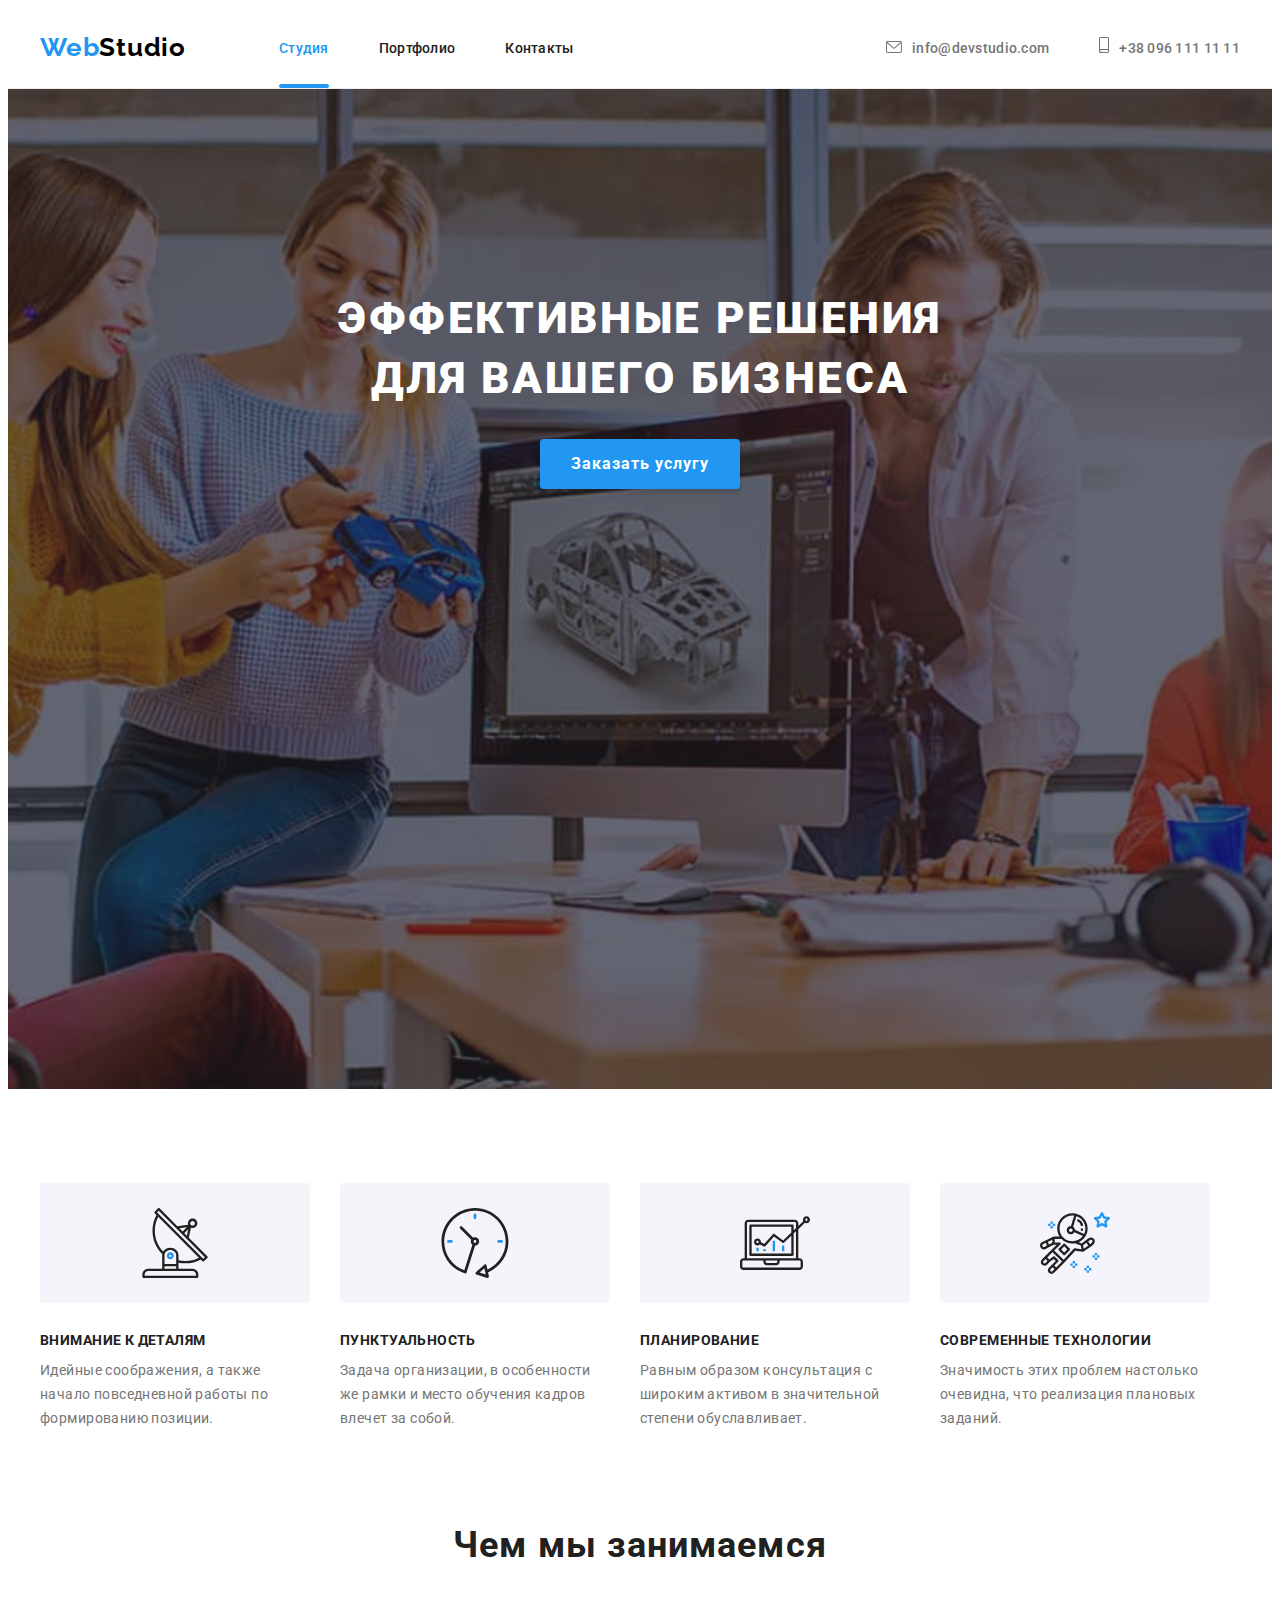
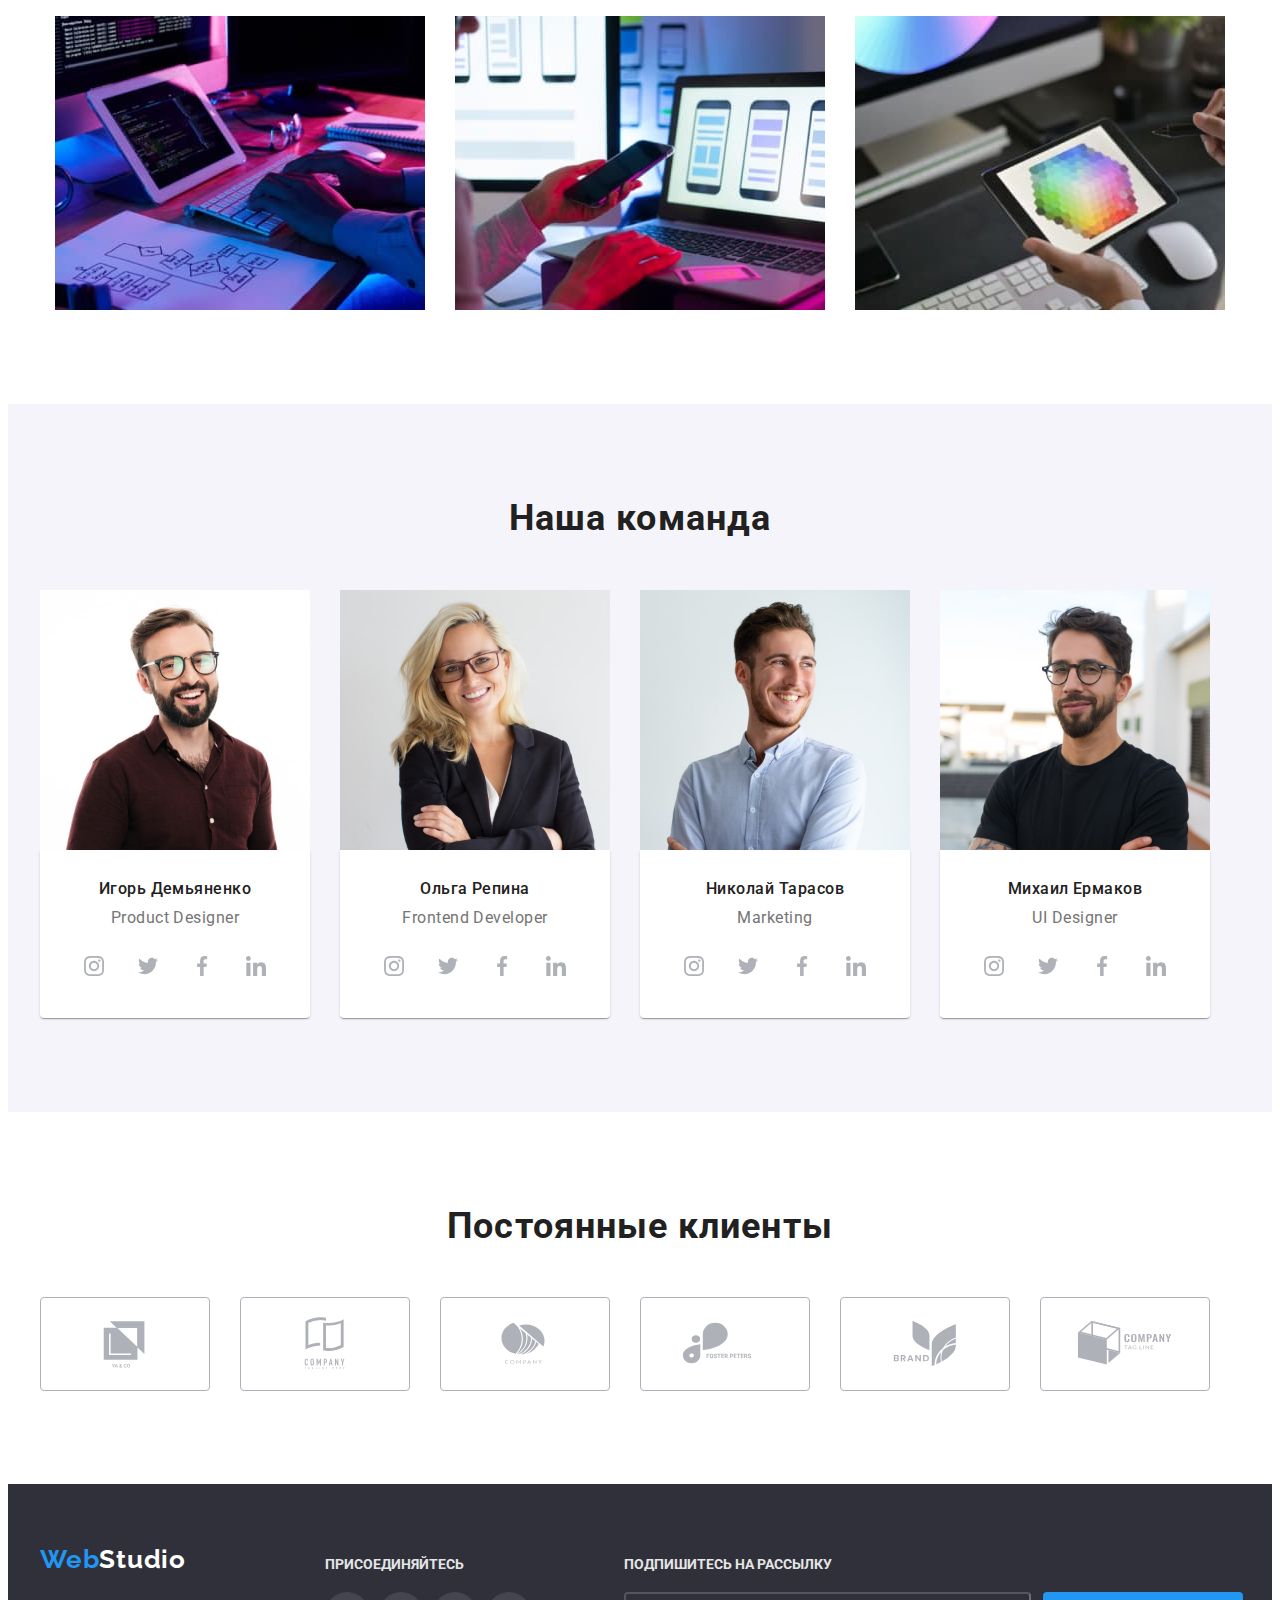
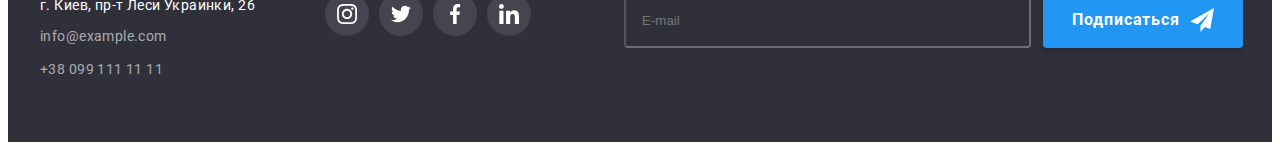
<file: index.html>
<!DOCTYPE html>
<html lang="ru">
<head>
    <meta charset="UTF-8">
    <meta http-equiv="X-UA-Compatible" content="IE=edge">
    <meta name="viewport" content="width=device-width, initial-scale=1.0">
    <title>Document</title>
    <link rel="stylesheet" href="https://cdnjs.cloudflare.com/ajax/libs/modern-normalize/1.1.0/modern-normalize.min.css" integrity="sha512-wpPYUAdjBVSE4KJnH1VR1HeZfpl1ub8YT/NKx4PuQ5NmX2tKuGu6U/JRp5y+Y8XG2tV+wKQpNHVUX03MfMFn9Q==" crossorigin="anonymous" referrerpolicy="no-referrer" />
    <link rel="preconnect" href="https://fonts.googleapis.com">
    <link rel="preconnect" href="https://fonts.gstatic.com" crossorigin>
    <link href="https://fonts.googleapis.com/css2?family=Raleway:wght@700&family=Roboto:wght@400;500;700;900&display=swap"
        rel="stylesheet">
    <link rel="stylesheet" href="./css/main.min.css" /> 
</head>
<body>
    <header class="header">
        <div class="container header__container">
            <nav>
                <ul class="list header-list"> 
                    <li>
                        <a class="link logo header__logo" href=""><span class="header__web">Web</span>Studio</a>
                    </li>
                    <li class="header__item"><a class="link header__link current" href="./index.html">Студия</a></li>
                    <li class="header__item"><a class="link header__link" href="./portfolio.html">Портфолио</a></li>
                    <li class="header__item"><a class="link header__link" href="">Контакты</a></li>
                </ul>    
            </nav>
            
            <div class="header__contacts">
            <ul class="list header-list">
                <li>
                    <a class="link header__mail contacts" href="mailto:info@devstudio.com"> 
                        <svg class="header__icons" width="16" height="12">
                            <use href="images/icons.svg#icon-email"></use>
                        </svg>info@devstudio.com
                    </a>
                </li>
                <li>
                    <a class="link header__tel contacts" href="tel:+380961111111">   
                        <svg class="header__icons" width="10" height="16">
                            <use href="images/icons.svg#icon-number"></use>
                        </svg>+38 096 111 11 11
                    </a>
                </li> 
            </ul>
            </div>
        </div>
    </header>
    
    <main>
        <section class="overlay hero">
            <div class="container">    
                <h1 class="hero__title">ЭФФЕКТИВНЫЕ РЕШЕНИЯ<br>ДЛЯ ВАШЕГО БИЗНЕСА</h1>
                <button type="button" class="hero__btn" data-modal-open>Заказать услугу</button>
            </div>
        </section>

        <section class="pre-about">
            <div class="container">
                <ul class="list pre-about__list"> 
                    <li class="pre-about__item">
                        <div class="pre-about__thumbs">
                            <svg width="70" height="70">
                                <use href="images/icons.svg#icon-antenna"></use>
                            </svg>
                        </div>                            
                        <h3 class="pre-about__title">Внимание к деталям</h2>
                        <p class="pre-about__text">Идейные соображения, а также начало повседневной работы по формированию позиции.</p>                   
                    </li>
                    <li class="pre-about__item">
                        <div class="pre-about__thumbs">
                            <svg width="70" height="70">
                                <use href="images/icons.svg#icon-clock"></use>
                            </svg>                           
                        </div>
                        <h3 class="pre-about__title">Пунктуальность</h2>
                        <p class="pre-about__text">Задача организации, в особенности же рамки и место обучения кадров влечет за собой.</p>
                    </li>  
                    <li class="pre-about__item">
                        <div class="pre-about__thumbs">
                            <svg width="70" height="70">
                                <use href="images/icons.svg#icon-diagram"></use>
                            </svg>                            
                        </div>
                        <h3 class="pre-about__title">Планирование</h2>
                        <p class="pre-about__text">Равным образом консультация с широким активом в значительной степени обуславливает.</p>   
                    </li>
                    <li class="pre-about__item">
                        <div class="pre-about__thumbs">
                            <svg width="70" height="70">
                                <use href="images/icons.svg#icon-astronaut"></use>
                            </svg>                            
                        </div>
                        <h3 class="pre-about__title">Современные технологии</h2>
                        <p class="pre-about__text">Значимость этих проблем настолько очевидна, что реализация плановых заданий.</p>
                    </li>
                </ul>
            </div>
        </section>
        
        <section class="about">
            <div class="container">
                <h2 class="title">Чем мы занимаемся</h2>
                <ul class="list about-list">
                    <li class="about-list__item">
                        <img src="./images/img1.jpg" alt="разработчик пишет код" width="370" height="294">
                    </li>
                    <li class="about-list__item">
                        <img src="./images/img2.jpg" alt="дизайн мобильных приложений" width="370" height="294">
                    </li>
                    <li class="about-list__item">
                        <img src="./images/img3.jpg" alt="цветовой круг на экране планшета" width="370" height="294" >
                    </li>
                </ul>
            </div>
        </section>
        
        <section class="team">
            <div class="container">
                <h2 class="title">Наша команда</h2>
                <ul class="list team-list">
                    
                    <li class="team-list__item">
                        <img src="./images/igor.jpg" alt="Игорь Демьяненко" width="270" height="260">
                        <div class="team__content">
                            <h3 class="team__names">Игорь Демьяненко</h3>                       
                            <p class="team__job">Product Designer</p>
                            <ul class="team-social__links team-social list">
                                <li class="team-social__item">
                                    <a href="" class="team-social-link__item">
                                        <svg class="social-link__icon" width="20" height="20">
                                            <use href="images/icons.svg#icon-instagram"></use>
                                        </svg>
                                    </a>
                                </li>
                                <li class="team-social__item">
                                   <a href="" class="team-social-link__item">
                                        <svg class="social-link__icon" width="20" height="20">
                                            <use href="images/icons.svg#icon-twitter"></use>
                                        </svg>
                                   </a>
                                </li>
                                <li class="team-social__item">
                                    <a href="" class="team-social-link__item">
                                        <svg class="social-link__icon" width="20" height="20">
                                            <use href="images/icons.svg#icon-facebook"></use>
                                        </svg>
                                    </a>
                                </li>
                                <li class="team-social__item">
                                    <a href="" class="team-social-link__item">
                                        <svg class="social-link__icon" width="20" height="20">
                                            <use href="images/icons.svg#icon-linkedin"></use>
                                        </svg>
                                    </a>
                                </li>
                            </ul>
                        </div>
                    </li>

                    <li class="team-list__item">
                        <img src="./images/olga.jpg" alt="Ольга Репина" width="270" height="260">
                        <div class="team__content">
                            <h3 class="team__names">Ольга Репина</h3>
                            <p class="team__job">Frontend Developer</p>
                            <ul class="team-social__links team-social list">
                                <li class="team-social__item">
                                    <a href="" class="team-social-link__item">
                                        <svg class="social-link__icon" width="20" height="20">
                                            <use href="images/icons.svg#icon-instagram"></use>
                                        </svg>
                                    </a>
                                </li>
                                <li class="team-social__item">
                                    <a href="" class="team-social-link__item">
                                        <svg class="social-link__icon" width="20" height="20">
                                            <use href="images/icons.svg#icon-twitter"></use>
                                        </svg>
                                    </a>
                                </li>
                                <li class="team-social__item">
                                    <a href="" class="team-social-link__item">
                                        <svg class="social-link__icon" width="20" height="20">
                                            <use href="images/icons.svg#icon-facebook"></use>
                                        </svg>
                                    </a>
                                </li>
                                <li class="team-social__item">
                                    <a href="" class="team-social-link__item">
                                        <svg class="social-link__icon" width="20" height="20">
                                            <use href="images/icons.svg#icon-linkedin"></use>
                                        </svg>
                                    </a>
                                </li>
                            </ul>
                        </div>    
                    </li>
                    
                    <li class="team-list__item">
                        <img src="./images/nikolay.jpg" alt="Николай Тарасов" width="270" height="260">
                        <div class="team__content">
                            <h3 class="team__names">Николай Тарасов</h3>
                            <p class="team__job">Marketing</p>
                            <ul class="team-social__links team-social list">
                                <li class="team-social__item">
                                    <a href="" class="team-social-link__item">
                                        <svg class="social-link__icon" width="20" height="20">
                                            <use href="images/icons.svg#icon-instagram"></use>
                                        </svg>
                                    </a>
                                </li>
                                <li class="team-social__item">
                                    <a href="" class="team-social-link__item">
                                        <svg class="social-link__icon" width="20" height="20">
                                            <use href="images/icons.svg#icon-twitter"></use>
                                        </svg>
                                    </a>
                                </li>
                                <li class="team-social__item">
                                    <a href="" class="team-social-link__item">
                                        <svg class="social-link__icon" width="20" height="20">
                                            <use href="images/icons.svg#icon-facebook"></use>
                                        </svg>
                                    </a>
                                </li>
                                <li class="team-social__item">
                                    <a href="" class="team-social-link__item">
                                        <svg class="social-link__icon" width="20" height="20">
                                            <use href="images/icons.svg#icon-linkedin"></use>
                                        </svg>
                                    </a>
                                </li>
                            </ul>
                        </div>
                    </li>
                    
                    <li class="team-list__item">
                        <img src="./images/mihail.jpg" alt="Михаил Ермаков" width="270" height="260">
                        <div class="team__content">
                        <h3 class="team__names">Михаил Ермаков</h3>
                        <p class="team__job">UI Designer</p>
                        <ul class="team-social__links team-social list">
                            <li class="team-social__item">
                                <a href="" class="team-social-link__item">
                                    <svg class="social-link__icon" width="20" height="20">
                                        <use href="images/icons.svg#icon-instagram"></use>
                                    </svg>
                                </a>
                            </li>
                            <li class="team-social__item">
                                <a href="" class="team-social-link__item">
                                    <svg class="social-link__icon" width="20" height="20">
                                        <use href="images/icons.svg#icon-twitter"></use>
                                    </svg>
                                </a>
                            </li>
                            <li class="team-social__item">
                                <a href="" class="team-social-link__item">
                                    <svg class="social-link__icon" width="20" height="20">
                                        <use href="images/icons.svg#icon-facebook"></use>
                                    </svg>
                                </a>
                            </li>
                            <li class="team-social__item">
                                <a href="" class="team-social-link__item">
                                    <svg class="social-link__icon" width="20" height="20">
                                        <use href="images/icons.svg#icon-linkedin"></use>
                                    </svg>
                                </a>
                            </li>
                        </ul>
                        </div>
                    </li>
                </ul>
            </div>
        </section>

        <section class="clients">
            <div class="container">
                <h2 class="title">Постоянные клиенты</h2>
                <ul class="list clients-list">
                    <li class="clients-list__item">
                        <a href="" class="client-list__link">
                            <svg class="client-list__icon" width="106" height="60">
                                <use href="images/icons.svg#icon-logo1"></use>
                            </svg>
                        </a>
                    </li>  
                    <li class="clients-list__item">
                        <a href="" class="client-list__link">
                            <svg class="client-list__icon" width="106" height="60">
                                <use href="images/icons.svg#icon-logo2"></use>
                            </svg>
                        </a> 
                    </li>
                    <li class="clients-list__item">
                        <a href="" class="client-list__link">
                            <svg class="client-list__icon" width="106" height="60">
                                <use href="images/icons.svg#icon-logo3"></use>
                            </svg>
                        </a>
                    </li>
                    <li class="clients-list__item">
                        <a href="" class="client-list__link">
                            <svg class="client-list__icon" width="106" height="60">
                                <use href="images/icons.svg#icon-logo4"></use>
                            </svg>
                        </a>
                    </li> 
                    <li class="clients-list__item">
                        <a href="" class="client-list__link">
                            <svg class="client-list__icon" width="106" height="60">
                                <use href="images/icons.svg#icon-logo5"></use>
                            </svg>
                        </a>
                    </li>
                    <li class="clients-list__item">
                        <a href="" class="client-list__link">
                            <svg class="client-list__icon" width="106" height="60">
                                <use href="images/icons.svg#icon-logo6"></use>
                            </svg>
                        </a>
                    </li>
                </ul>
            </div>
        </section>

    </main>

    <footer class="footer">
        <div class="container footer__container">

            <div class="footer__contacts">
                <a class="link footer__logo" href=""><span class="footer__web">Web</span>Studio</a>

                <address class="footer__address">г. Киев, пр-т Леси Украинки, 26</address>
                
                <address>
                    <a class="link footer__mail" href="mailto:info@example.com">info@example.com</a><br>
                    <a class="link footer__tel" href="tel:+380991111111">+38 099 111 11 11</a>
                </address>

            </div>

            <div class="footer__socials">
                <h3 class="footer__links-title">ПРИСОЕДИНЯЙТЕСЬ</h3>
                <ul class="footer-social footer-social__links list">
                    <li class="footer-social__item">
                        <a href="" class="footer-social__link">
                            <svg class="footer-social__icon" width="20" height="20">
                                <use href="images/icons.svg#icon-instagram"></use>
                            </svg>
                        </a>
                    </li>
                    <li class="footer-social__item">
                        <a href="" class="footer-social__link">
                            <svg class="footer-social__icon" width="20" height="20">
                                <use href="images/icons.svg#icon-twitter"></use>
                            </svg>
                        </a>
                    </li>
                    <li class="footer-social__item">
                        <a href="" class="footer-social__link">
                            <svg class="footer-social__icon" width="20" height="20">
                                <use href="images/icons.svg#icon-facebook"></use>
                            </svg>
                        </a>
                    </li>
                    <li class="footer-social__item">
                        <a href="" class="footer-social__link">
                            <svg class="footer-social__icon" width="20" height="20">
                                <use href="images/icons.svg#icon-linkedin"></use>
                            </svg>
                        </a>
                    </li>
                </ul>
            </div>

            <div class="subscribe">
                <h3 class="footer__links-title">ПОДПИШИТЕСЬ НА РАССЫЛКУ</h3>
                <form name="signup-form" autocomplete="on" novalidate class="signup-form">
                    <label>
                        <input type="email" name="email" placeholder="E-mail" class="email__input" />
                    </label>
    
                    <button type="submit" class="submit__btn">Подписаться
                        <svg class="footer-social__icon icon__send" width="24" height="24">
                        <use href="images/icons.svg#icon-icon-send"></use>
                    </svg></button>
                </form>    
            </div>

        </div>

    </footer>

    <div class="backdrop is-hidden" data-modal>
        <div class="modal">
            <button type="button" class="modal__close" data-modal-close>
                <svg class="modal__close-icon" width="30" height="30">
                    <use href="images/icons.svg#icon-close-black-modal"></use>
                </svg> 
            </button> 
            
            <p class="modal__title">Оставьте свои данные, мы вам перезвоним</p>
            
            <form action="#" class="modal__form modal-input">
                <div class="modal-input__container">
                    <label class="modal-input__text">
                    Имя
                    <span class="modal-input__wrap"> 
                    <input type="text" name="username" class="modal-input__form-input" />
                        <svg class="modal-input__icon" width="18" height="18">
                            <use href="images/icons.svg#icon-person-black"></use>
                        </svg>
                    </span>
                </label> 
                </div>

                <div class="modal-input__container">     
                    <label class="modal-input__text">
                    Телефон
                    <span class="modal-input__wrap">
                    <input type="tel" name="tel" class="modal-input__form-input" />
                        <svg class="modal-input__icon" width="18" height="18">
                            <use href="images/icons.svg#icon-phone-black"></use>
                        </svg>
                    </span>
                    </label>
                </div>

                <div class="modal-input__container">
                    <label class="modal-input__text">
                    Почта
                    <span class="modal-input__wrap">
                    <input type="email" name="email" class="modal-input__form-input" />
                        <svg class="modal-input__icon" width="18" height="18">
                            <use href="images/icons.svg#icon-email-black"></use>
                        </svg>
                    </span>
                    </label>
                </div>

                <div class="modal-input__textarea-container">
                    <label class="modal-input__text">
                    Комментарий
                    <textarea name="feedback" placeholder="Введите текст" class="modal-input__textarea"></textarea>
                    </label>  
                </div>

                <div class="modal__confirmation-container policy">
                    <input 
                    type="checkbox" 
                    class="policy__checkbox" name="conditions" id="conditions">
                    <label for="conditions" class="policy__agreement">
                        <span>
                            <svg class="policy__icon" width="15" height="16">
                                <use href="images/icons.svg#icon-vectorgalochka"></use>
                            </svg>
                        </span>
                    Соглашаюсь с рассылкой и принимаю<a class="policy__agreement-link" href="">Условия договора</a></label>
                </div>
 
                <div class="modal__btn">
                    <button type="submit" class="modal__submit-btn">Отправить</button>
                </div>
                
            </form>
        </div>
        <script src="./js/modal.js"></script>

    </div>


</body>
</html>
</file>
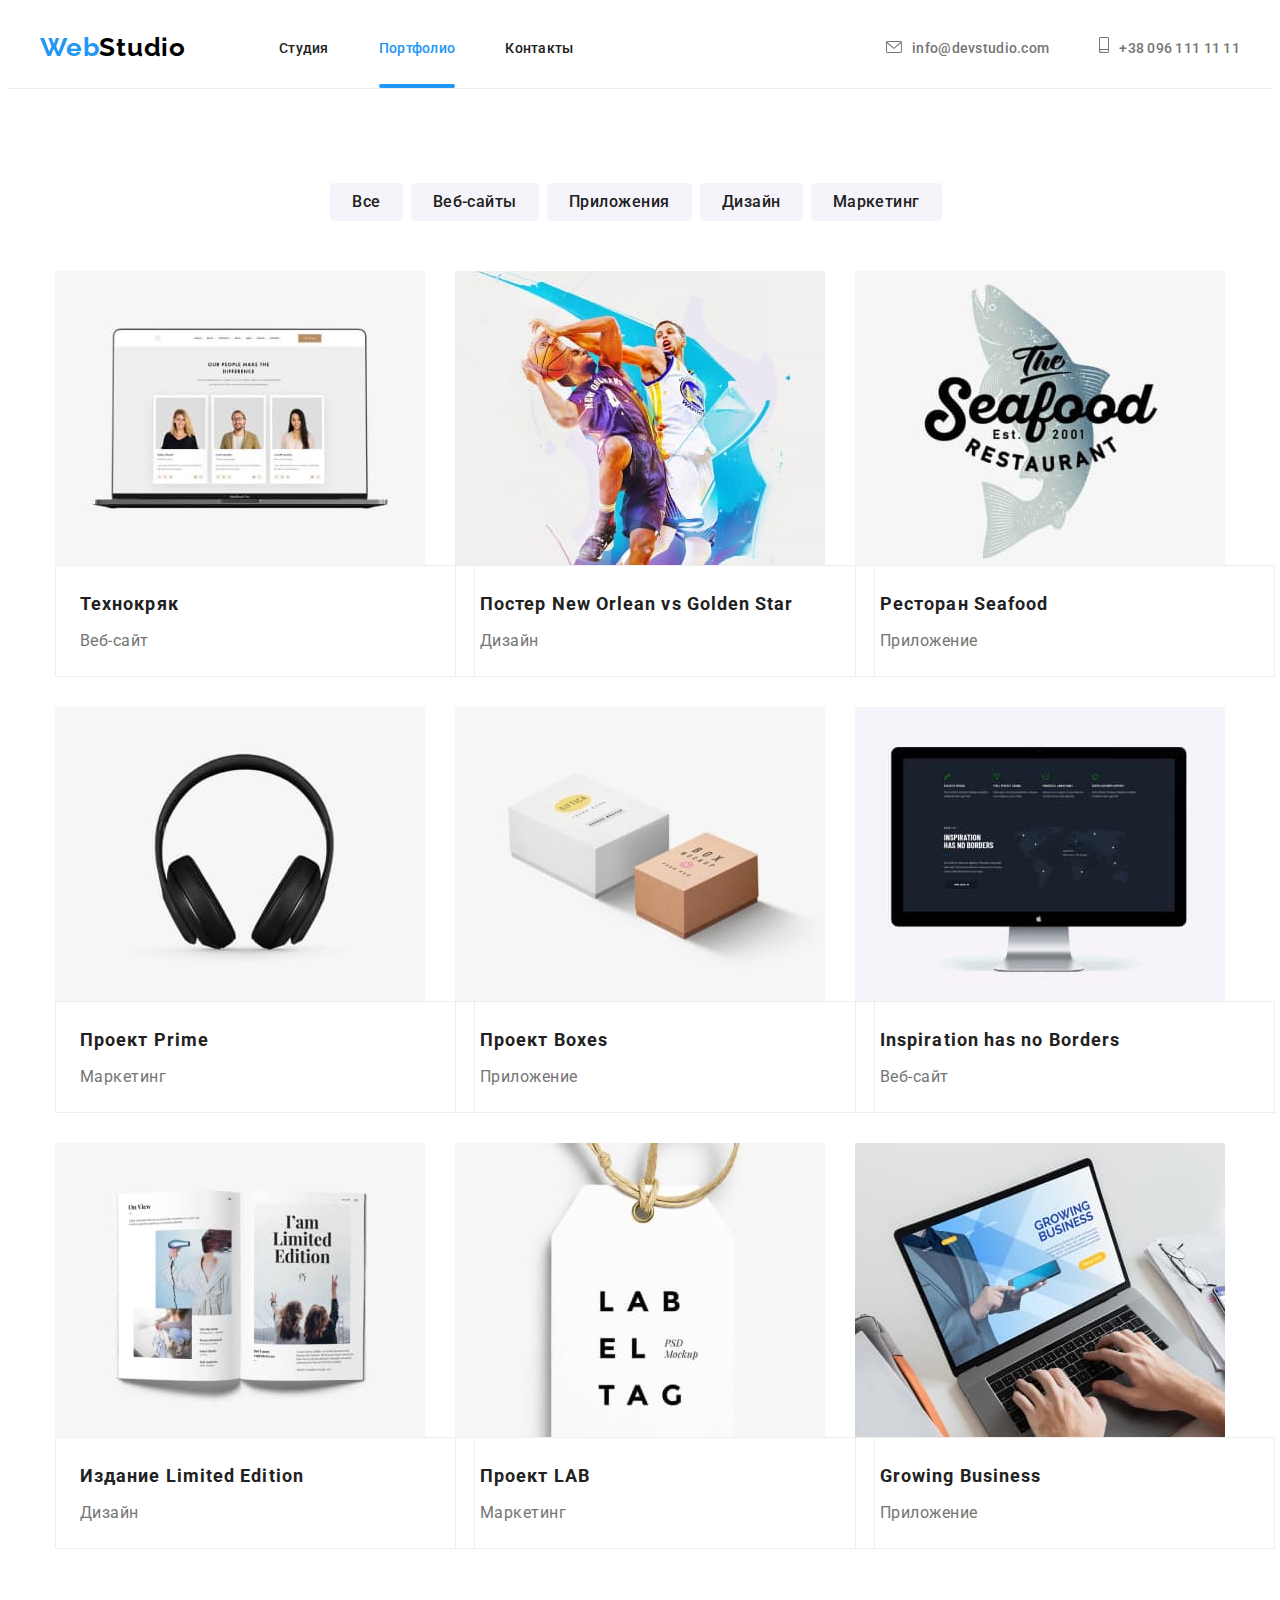
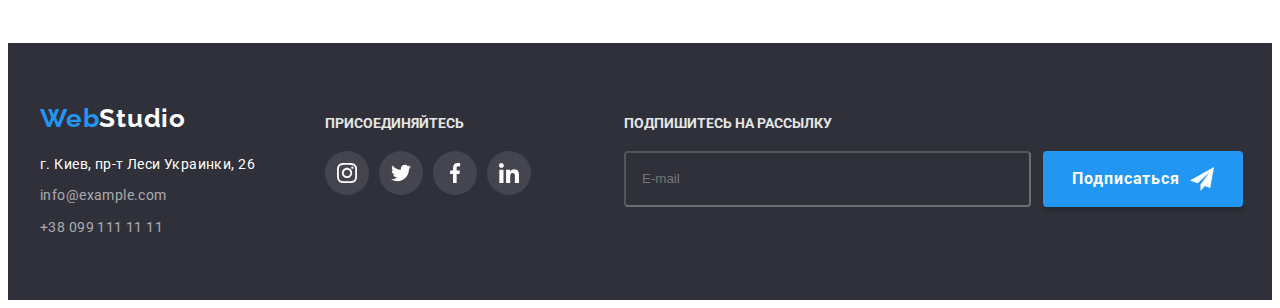
<file: portfolio.html>
<!DOCTYPE html>
<html lang="ru">
  <head>
    <meta charset="UTF-8" />
    <meta http-equiv="X-UA-Compatible" content="IE=edge" />
    <meta name="viewport" content="width=device-width, initial-scale=1.0" />
    <title>Document</title>
    <link
      rel="stylesheet"
      href="https://cdnjs.cloudflare.com/ajax/libs/modern-normalize/1.1.0/modern-normalize.min.css"
      integrity="sha512-wpPYUAdjBVSE4KJnH1VR1HeZfpl1ub8YT/NKx4PuQ5NmX2tKuGu6U/JRp5y+Y8XG2tV+wKQpNHVUX03MfMFn9Q=="
      crossorigin="anonymous"
      referrerpolicy="no-referrer"
    />
    <link rel="preconnect" href="https://fonts.googleapis.com" />
    <link rel="preconnect" href="https://fonts.gstatic.com" crossorigin />
    <link
      href="https://fonts.googleapis.com/css2?family=Raleway:wght@700&family=Roboto:wght@400;500;700;900&display=swap"
      rel="stylesheet"
    />
    <link rel="stylesheet" href="./css/main.min.css" />
  </head>

  <body>
    <header class="header">
      <div class="container header__container">
        <nav>
          <ul class="list header-list">
            <li>
              <a class="link logo header__logo" href=""><span class="header__web">Web</span>Studio</a>
            </li>
            <li class="header__item"><a class="link header__link " href="./index.html">Студия</a></li>
            <li class="header__item"><a class="link header__link current" href="./portfolio.html">Портфолио</a></li>
            <li class="header__item"><a class="link header__link" href="">Контакты</a></li>
          </ul>
        </nav>
    
        <div class="header__contacts">
          <ul class="list header-list">
            <li>
              <a class="link header__mail contacts" href="mailto:info@devstudio.com">
                <svg class="header__icons" width="16" height="12">
                  <use href="images/icons.svg#icon-email"></use>
                </svg>info@devstudio.com
              </a>
            </li>
            <li>
              <a class="link header__tel contacts" href="tel:+380961111111">
                <svg class="header__icons" width="10" height="16">
                  <use href="images/icons.svg#icon-number"></use>
                </svg>+38 096 111 11 11
              </a>
            </li>
          </ul>
        </div>
      </div>
    </header>

    <main>
      <section class="main-section">  
        <div class="container main-section__btn-container"> 
          <ul class="list portfolio">
            <li class= "portfolio__list">
              <button type="button" class="portfolio__btn">Все</button>
            </li>
            <li class= "portfolio__list">
              <button type="button" class="portfolio__btn">Веб-сайты</button>
            </li>
            <li class= "portfolio__list">
              <button type="button" class="portfolio__btn">Приложения</button>
            </li>
            <li class= "portfolio__list">
              <button type="button" class="portfolio__btn">Дизайн</button>
            </li>
            <li class= "portfolio__list">
                <button type="button" class="portfolio__btn">Маркетинг</button>
            </li>
          </ul>
        </div>   
      
        <div class="container options">  
          <ul class="list options__list">
            <li class="options__item">
              <div class="options__img-thumb">
                <img
                  src="./images/img2(1).jpg"
                  alt="Веб-сайт"
                  width="370"
                  height="294"
                />
                <p class="options__img-text">Технокряк это современная площадка распространения коронавируса. Компании используют эту платформу для цифрового
                шпионажа и атак на защищённые сервера конкурентов.</p>
              </div>
              <div class="options__content">
                <h3 class="options__list-title">Технокряк</h3>
                <p class="options__list-item">Веб-сайт</p>
              </div>
            </li>
            <li class="options__item">
              <div class="options__img-thumb">
                <img 
                  src="./images/img2(2).jpg"
                  alt="Постер New Orlean vs Golden Star"
                  width="370"
                  height="294"
                />
              </div>
              <div class="options__content">
                <h3 class="options__list-title">Постер New Orlean vs Golden Star</h3>
                <p class="options__list-item">Дизайн</p>
              </div>
            </li>
            <li class="options__item">
              <div class="options__img-thumb">
                <img class="options__img"
                  src="./images/img2(3).jpg"
                  alt="Ресторан морепродуктов"
                  width="370"
                  height="294"
                />
              </div>
              <div class="options__content">
                <h3 class="options__list-title">Ресторан Seafood</h3>
                <p class="options__list-item">Приложение</p>
              </div>
            </li>
            <li class="options__item">
              <div class="options__img-thumb">
                <img 
                  src="./images/img2(4).jpg"                  
                  alt="Наушники"
                  width="370"
                  height="294"
                />
              </div>
              <div class="options__content">
                <h3 class="options__list-title">Проект Prime</h3>
                <p class="options__list-item">Маркетинг</p>
              </div>
            </li>
            <li class="options__item">
              <div class="options__img-thumb">
                <img
                  src="./images/img2(5).jpg"
                  alt="Коробки"
                  width="370"
                  height="294"
                />
              </div>
              <div class="options__content">
                <h3 class="options__list-title">Проект Boxes</h3>
                <p class="options__list-item">Приложение</p>
              </div>
            </li>
            <li class="options__item">
              <div class="options__img-thumb">
                <img 
                  src="./images/img2(6).jpg"
                  alt="Монитор"
                  width="370"
                  height="294"
                />
              </div>
              <div class="options__content">
                <h3 class="options__list-title">Inspiration has no Borders</h3>
                <p class="options__list-item">Веб-сайт</p>
              </div>
            </li>
            <li class="options__item">
              <div class="options__img-thumb">
                <img
                  src="./images/img2(7).jpg"
                  alt="Журнал"
                  width="370"
                  height="294"
                />
              </div>
              <div class="options__content">
                <h3 class="options__list-title">Издание Limited Edition</h3>
                <p class="options__list-item">Дизайн</p>
              </div>
            </li>
            <li class="options__item">
              <div class="options__img-thumb">
                <img 
                  src="./images/img2(8).jpg"                 
                  alt="Этикетка"
                  width="370"
                  height="294"
                />
              </div>
              <div class="options__content">
                <h3 class="options__list-title">Проект LAB</h3>
                <p class="options__list-item">Маркетинг</p>
              </div>
            </li>
            <li class="options__item">
              <div class="options__img-thumb">
                <img 
                  src="./images/img2(9).jpg"
                  alt="Ноутбук"
                  width="370"
                  height="294"
                />
              </div>
              <div class="options__content">
                <h3 class="options__list-title">Growing Business</h3>
                <p class="options__list-item">Приложение</p>
              </div>
            </li>
          </ul>
        </div>  
      </section>
    </main>

    <footer class="footer">
      <div class="container footer__container">
    
        <div class="footer__contacts">
          <a class="link footer__logo" href=""><span class="footer__web">Web</span>Studio</a>
    
          <address class="footer__address">г. Киев, пр-т Леси Украинки, 26</address>
    
          <address>
            <a class="link footer__mail" href="mailto:info@example.com">info@example.com</a><br>
            <a class="link footer__tel" href="tel:+380991111111">+38 099 111 11 11</a>
          </address>
    
        </div>
    
        <div class="footer__socials">
          <h3 class="footer__links-title">ПРИСОЕДИНЯЙТЕСЬ</h3>
          <ul class="footer-social footer-social__links list">
            <li class="footer-social__item">
              <a href="" class="footer-social__link">
                <svg class="footer-social__icon" width="20" height="20">
                  <use href="images/icons.svg#icon-instagram"></use>
                </svg>
              </a>
            </li>
            <li class="footer-social__item">
              <a href="" class="footer-social__link">
                <svg class="footer-social__icon" width="20" height="20">
                  <use href="images/icons.svg#icon-twitter"></use>
                </svg>
              </a>
            </li>
            <li class="footer-social__item">
              <a href="" class="footer-social__link">
                <svg class="footer-social__icon" width="20" height="20">
                  <use href="images/icons.svg#icon-facebook"></use>
                </svg>
              </a>
            </li>
            <li class="footer-social__item">
              <a href="" class="footer-social__link">
                <svg class="footer-social__icon" width="20" height="20">
                  <use href="images/icons.svg#icon-linkedin"></use>
                </svg>
              </a>
            </li>
          </ul>
        </div>
    
        <div class="subscribe">
          <h3 class="footer__links-title">ПОДПИШИТЕСЬ НА РАССЫЛКУ</h3>
          <form name="signup-form" autocomplete="on" novalidate class="signup-form">
            <label>
              <input type="email" name="email" placeholder="E-mail" class="email__input" />
            </label>
    
            <button type="submit" class="submit__btn">Подписаться
              <svg class="footer-social__icon icon__send" width="24" height="24">
                <use href="images/icons.svg#icon-icon-send"></use>
              </svg></button>
          </form>
        </div>
    
      </div>
    
    </footer>
    
  </body>
</html>
</file>
<file: css/main.min.css>
p,h1,h2,h3,h4,h5,h6{margin:0}ul{margin:0;padding:0}button{cursor:pointer}img{display:block;max-width:100%}body{font-family:Roboto, sans-serif;color:#e5e5e5}.list{list-style:none}.link{text-decoration:none}.is-hidden{opacity:0;pointer-events:none;visibility:hidden}.container{width:1200px;padding-left:15px;padding-right:15px;margin:0 auto}.backdrop{position:fixed;top:0;width:100vw;height:100vh;background-color:rgba(0,0,0,0.2);transition:opacity 500ms, visability 500ms}.backdrop.is-hidden .modal{transform:scale(0.5)}.modal{width:528px;min-height:581px;background-color:#ffffff;border-radius:4px;box-shadow:0px,2px rgba(0,0,0,0.2),0px,1px rgba(0,0,0,0.14),0px,1px rgba(0,0,0,0.12);position:absolute;top:50%;left:50%;transform:translate(-50%, -50%) scale(1);transition:500ms;padding:40px}.modal__close{width:30px;height:30px;border-radius:50%;background-color:#ffffff;border:1px solid rgba(0,0,0,0.1);display:flex;align-items:center;justify-content:center;position:absolute;top:8px;right:8px}.modal__close:hover,.modal__close:focus{background-color:#ffffff;border:1px solid rgba(0,0,0,0.1);fill:#2196f3}.modal__close:hover+.modal__close-icon,.modal__close:focus+.modal__close-icon{fill:currentColor}.modal__close-icon{fill:solid #000000}.modal__form{display:flex;flex-direction:column}.modal__title{font-weight:700;font-size:20px;line-height:1.15;letter-spacing:0.03em;color:#212121;text-align:center;margin-bottom:12px}.modal-input__container{margin-bottom:10px}.modal-input__wrap{position:relative}.modal-input__icon{position:absolute;left:15px;top:50%;transform:translateY(-50%);fill:#212121;transition:fill 250ms;transition-timing-function:cubic-bezier(0.4, 0, 0.2, 1)}.modal-input__text{font-weight:400;font-size:12px;line-height:1.2;letter-spacing:0.01em;color:#757575;margin-bottom:4px}.modal-input__form-input{width:100%;height:40px;border:solid 1px rgba(33,33,33,0.2);border-radius:4px;padding-left:42px;transition:color 250ms linear;transition-timing-function:cubic-bezier(0.4, 0, 0.2, 1)}.modal-input__form-input:focus,.modal-input__form-input:hover{width:100%;height:40px;border-radius:4px;border:solid 1px #2196f3;cursor:pointer}.modal-input__form-input:focus+.modal-input__icon,.modal-input__form-input:hover+.modal-input__icon{fill:#2196f3}.modal-input__textarea-container{margin-bottom:20px}.modal-input__textarea{width:100%;height:120px;border:solid 1px rgba(33,33,33,0.2);border-radius:4px;padding-left:16px;padding-top:12px;transition:color 250ms linear;transition-timing-function:cubic-bezier(0.4, 0, 0.2, 1);resize:none}.modal-input__textarea:hover,.modal-input__textarea:focus{width:100%;height:120px;border:solid 1px #2196f3;border-radius:4px;padding-left:16px;padding-top:12px;cursor:pointer;resize:none}.modal-input__textarea:placeholder{color:rgba(117,117,117,0.5)}.policy__agreement{font-size:14px;line-height:1.7;letter-spacing:0.03em;color:#757575;display:flex;justify-content:center;align-items:center}.policy__icon{fill:transparent}.policy__agreement .policy__icon{width:15px;height:15px;border:2px solid #212121;border-radius:2px;margin-right:9px;display:flex;align-items:center;justify-content:center}.policy__checkbox{display:none}.policy__checkbox:checked+.policy__agreement .policy__icon{border:none;background-color:#2196f3}.policy__checkbox:checked+.policy__agreement .policy__icon{fill:#ffffff}.modal__confirmation-container{margin-bottom:30px}.policy__agreement .policy__agreeement-icon{width:15px;height:15px;border:2px solid #212121;border-radius:2px;margin-right:8px;display:flex;margin-right:8px}.policy__agreement-link{font-size:14px;line-height:1.7;letter-spacing:0.03em;margin-left:3px;color:#2196f3}.modal__submit-btn{font-family:Roboto;font-family:inherit;font-weight:700;font-size:16px;line-height:1.87;letter-spacing:0.06em;color:#ffffff;background:#2196f3;box-shadow:0px,4px rgba(0,0,0,0.15);border:0px;border-radius:4px;width:200px;height:50px;display:flex;justify-content:center;align-items:center;transition:color 250ms linear;transition-timing-function:cubic-bezier(0.4, 0, 0.2, 1)}.modal__submit-btn:focus,.modal__submit-btn:hover{font-family:Roboto;font-family:inherit;font-weight:700;font-size:16px;line-height:1.87;letter-spacing:0.06em;color:#ffffff;background:#188ce8;box-shadow:0px,4px rgba(0,0,0,0.15);border:0px;border-radius:4px}.modal__btn{display:flex;justify-content:center;align-items:center}.team-social__links{display:flex;justify-content:center}.team-social__item+.team-social__item{margin-left:10px}.team-social-link__item{width:44px;height:44px;background-color:white;border-radius:50%;display:flex;justify-content:center;align-items:center;transition:color 250ms linear;transition:background-color 250ms linear;transition-timing-function:cubic-bezier(0.4, 0, 0.2, 1)}.team-social-link__item:hover,.team-social-link__item:focus{background-color:#2196f3}.social-link__icon{fill:#afb1b8;transition:fill 250ms linear;transition-timing-function:cubic-bezier(0.4, 0, 0.2, 1)}.team-social-link__item:hover .social-link__icon,.team-social-link__item:focus .social-link__icon{background-color:#2196f3;fill:white}.header__container{display:flex;flex-direction:row;align-items:center}.header{padding-top:24px;padding-bottom:25px;border-bottom:solid 1px #ececec}.header__logo{font-family:Raleway;font-weight:bold;font-size:26px;line-height:1.19;letter-spacing:0.03em;color:black;margin-right:93px}.header__web{color:#2196f3;font-family:Raleway;font-weight:bold;font-size:26px;line-height:1.19;letter-spacing:0.03em}.header-list{display:flex;align-items:center}.header__contacts{margin-left:auto}.header__link{font-weight:500;font-size:14px;line-height:1.14;letter-spacing:0.02em;color:#212121;padding-top:32px;padding-bottom:32px;transition:color 250ms linear;transition-timing-function:cubic-bezier(0.4, 0, 0.2, 1)}.header__link:hover,.header__link:focus{color:#2196f3}.header__item:not(:last-child){margin-right:50px}.current{color:#2196f3;position:relative}.current::after{content:"";width:100%;height:4px;border-radius:2px;position:absolute;background-color:#2196f3;left:0;bottom:0}.header__icons{margin-right:10px;align-items:center;fill:#757575}.header__mail,.header__tel{font-weight:500;font-size:14px;line-height:1.14;letter-spacing:0.02em;color:#757575;transition:color 250ms linear;transition-timing-function:cubic-bezier(0.4, 0, 0.2, 1)}.header__mail{margin-right:50px}.contacts:hover,.contacts:focus{color:#2196f3}.contacts:hover .header__icons,.contacts:focus .header__icons{color:#2196f3;fill:currentColor}.hero{background:#2f303a;text-align:center;padding-top:200px;padding-bottom:200px}.overlay{height:600px;max-width:1600px;margin-left:auto;margin-right:auto;background-image:linear-gradient(to right, rgba(47,48,58,0.4), rgba(47,48,58,0.4)),url("../images/hero.jpg");background-size:cover;background-position:center;background-repeat:no-repeat}.hero__title{font-weight:900;font-size:44px;line-height:1.36;text-align:center;letter-spacing:0.06em;text-transform:uppercase;color:#ffffff;justify-content:center;align-items:center;margin-bottom:30px}.hero__btn{font-family:Roboto;font-family:inherit;font-weight:700;font-size:16px;line-height:1.87;letter-spacing:0.06em;color:#ffffff;background:#2196f3;box-shadow:0px 4px 4px rgba(0,0,0,0.15);border:0px;border-radius:4px;min-width:200px;min-height:50px;transition:color 250ms linear;transition-timing-function:cubic-bezier(0.4, 0, 0.2, 1)}.hero__btn:hover{font-family:Roboto;font-family:inherit;font-weight:700;font-size:16px;line-height:1.87;letter-spacing:0.06em;color:#ffffff;background:#188ce8;box-shadow:0px 4px 4px rgba(0,0,0,0.15);border:0px;border-radius:4px}.pre-about{padding-top:94px;padding-bottom:94px}.pre-about__list{display:flex}.pre-about__thumbs{width:270px;height:120px;background-color:#f5f4fa;border-radius:4px;margin-bottom:30px;display:flex;justify-content:center;align-items:center}.pre-about__item{width:270px}.pre-about__item:not(:last-child){margin-right:30px}.pre-about__title{font-size:14px;line-height:1.14;letter-spacing:0.03em;text-transform:uppercase;color:#212121;margin-bottom:10px}.pre-about__text{font-size:14px;line-height:1.71;letter-spacing:0.03em;color:#757575}.about{padding-bottom:94px}.about-list{display:flex;flex-direction:row;justify-content:center}.about-list__item:not(:last-child){margin-right:30px}.team{background:#f5f4fa;padding-top:94px;padding-bottom:94px}.team__content{padding-top:30px;padding-bottom:30px;border-radius:1px;border-bottom-left-radius:4px;border-bottom-right-radius:4px;box-shadow:0px 2px 1px -1px rgba(0,0,0,0.2),0px 1px 1px 0px rgba(0,0,0,0.14),0px 1px 3px 0px rgba(0,0,0,0.12)}.team-list{display:flex;flex-direction:row;justify-content:center}.team-list__item{background-color:white;border-bottom-left-radius:4px;border-bottom-right-radius:4px}.team-list__item:not(last-child){margin-right:30px}.title{font-size:36px;line-height:1.16;text-align:center;letter-spacing:0.03em;color:#212121;margin-bottom:50px}.team__names{font-weight:500;font-size:16px;line-height:1.18;text-align:center;letter-spacing:0.03em;color:#212121;margin-bottom:10px}.team__job{font-size:16px;line-height:1.18;text-align:center;letter-spacing:0.03em;color:#757575;margin-bottom:16px}.clients{padding-top:94px;padding-bottom:94px}.clients-list__item{width:170px;height:92px;display:flex;justify-content:center;align-items:center}.clients-list__item:not(last-child){margin-right:30px}.client-list__link{width:170px;height:92px;border-radius:4px;border:solid 1px #afb1b8;display:flex;justify-content:center;align-items:center;transition:color 250ms linear;transition-timing-function:cubic-bezier(0.4, 0, 0.2, 1)}.client-list__link:hover,.client-list__link:focus{border:solid 1px #2196f3}.client-list__link:hover .client-list__icon,.client-list__link:focus .client-list__icon{fill:#2196f3}.clients-list{display:flex}.client-list__icon{fill:#afb1b8;transition:fill 250ms linear;transition-timing-function:cubic-bezier(0.4, 0, 0.2, 1)}.footer{background:#2f303a}.footer__logo{font-family:Raleway;font-weight:bold;font-size:26px;line-height:1.19;letter-spacing:0.03em;color:#ffffff;display:inline-block}.footer__web{font-family:Raleway;font-weight:bold;font-size:26px;line-height:1.19;letter-spacing:0.03em;color:#2196f3}.footer__address{font-style:normal;font-size:14px;line-height:1.5;letter-spacing:0.03em;color:#ffffff;margin-top:20px;margin-bottom:9px;white-space:nowrap}.footer__mail{font-style:normal;font-size:14px;line-height:1.71;letter-spacing:0.03em;color:rgba(255,255,255,0.6);margin-bottom:9px;display:inline-block;transition:color 250ms linear;transition-timing-function:cubic-bezier(0.4, 0, 0.2, 1)}.footer__mail:hover{color:#f5f4fa}.footer__tel{font-style:normal;font-size:14px;line-height:1.71;letter-spacing:0.03em;color:rgba(255,255,255,0.6);display:inline-block;transition:color 250ms linear;transition:background-color 250ms linear;transition-timing-function:cubic-bezier(0.4, 0, 0.2, 1)}.footer__tel:hover{color:#f5f4fa}.footer__links-title{font-size:14px;line-height:1.17;margin-bottom:20px}.footer-social__links{display:flex;align-items:baseline}.footer-social__item+.footer-social__item{margin-left:10px}.footer-social__link{width:44px;height:44px;background-color:rgba(255,255,255,0.1);border-radius:50%;display:flex;justify-content:center;align-items:center;transition:color 250ms linear;transition:background-color 250ms linear;transition-timing-function:cubic-bezier(0.4, 0, 0.2, 1)}.footer-social__link:hover,.footer-social__link:focus{background-color:#2196f3}.footer-social__icon{fill:#ffffff}.footer__container{display:flex}.footer__contacts{margin-right:70px;padding-top:60px;padding-bottom:60px}.footer__socials{padding-top:72px;margin-right:93px}.subscribe{padding-top:72px}.signup-form{display:flex;justify-content:baseline}.email__input{min-width:385px;min-height:50px;background-color:#2f303a;border-radius:solid 1px;color:rgba(255,255,255,0.6);border-color:rgba(255,255,255,0.3);box-shadow:rgba(0,0,0,0.15);border-radius:4px;margin-right:12px;padding-left:16px}.submit__btn{font-family:Roboto;font-family:inherit;font-weight:700;font-size:16px;line-height:1.87;letter-spacing:0.06em;color:#ffffff;background:#2196f3;box-shadow:0px 4px 4px rgba(0,0,0,0.15);border:0px;border-radius:4px;min-width:200px;min-height:50px;display:flex;justify-content:center;align-items:center;transition:color 250ms linear;transition-timing-function:cubic-bezier(0.4, 0, 0.2, 1)}.submit__btn:focus,.submit__btn:hover{font-family:Roboto;font-family:inherit;font-weight:700;font-size:16px;line-height:1.87;letter-spacing:0.06em;color:#ffffff;background:#188ce8;box-shadow:0px 4px 4px rgba(0,0,0,0.15);border:0px;border-radius:4px}.icon__send{margin-left:10px}.main-section{padding-top:94px;padding-bottom:94px}.main-section__btn-container{display:flex;justify-content:center;margin-bottom:50px}.portfolio{display:flex;justify-content:center}.portfolio__list{display:flex;flex-direction:row}.portfolio__btn{font-family:Roboto;font-weight:500;font-size:16px;line-height:1.62;text-align:center;letter-spacing:0.03em;color:#212121;background:#f5f4fa;border-radius:4px;border:0px;padding:6px 22px;transition:color 250ms linear;transition:background-color 250ms linear;transition-timing-function:cubic-bezier(0.4, 0, 0.2, 1)}.portfolio__btn:hover,.portfolio__btn:focus{font-family:Roboto;font-weight:500;font-size:16px;line-height:1.62;text-align:center;letter-spacing:0.03em;color:#ffffff;background:#2196f3;box-shadow:0px 3px 1px rgba(0,0,0,0.1),0px 1px 2px rgba(0,0,0,0.08),0px 2px 2px rgba(0,0,0,0.12);border-radius:4px;border:0px}.portfolio__btn:not(last-child){margin-right:8px}.options__list{display:flex;justify-content:center;flex-wrap:wrap;margin-right:-30px;margin-bottom:-30px}.options__img-thumb{width:370px;flex-basis:calc(100% / 3 - 30px);position:relative;overflow:hidden}.options__item{margin-right:30px;margin-bottom:30px;width:370px}.options__item:hover,.options__item:focus{box-shadow:0px 1px 1px rgba(0,0,0,0.12),0px 4px 4px rgba(0,0,0,0.06),1px 4px 6px rgba(0,0,0,0.16)}.options__item:hover .options__img-text{transform:translateY(0)}.options__img-text{position:absolute;top:0;left:0;background-color:rgba(33,150,243,0.9);color:#fff;font-weight:400;line-height:1.5;padding:63px 24px 63px 24px;height:100%;transform:translateY(100%);transition:transform 250ms linear}.options__content{padding:20px 24px 20px 24px;width:370px;border:solid 1px #eee}.options__list-title{font-weight:bold;font-size:18px;line-height:2;letter-spacing:0.06em;color:#212121;margin-bottom:4px}.options__list-item{font-size:16px;line-height:1.87;letter-spacing:0.03em;color:#757575}
/*# sourceMappingURL=main.min.css.map */
</file>
